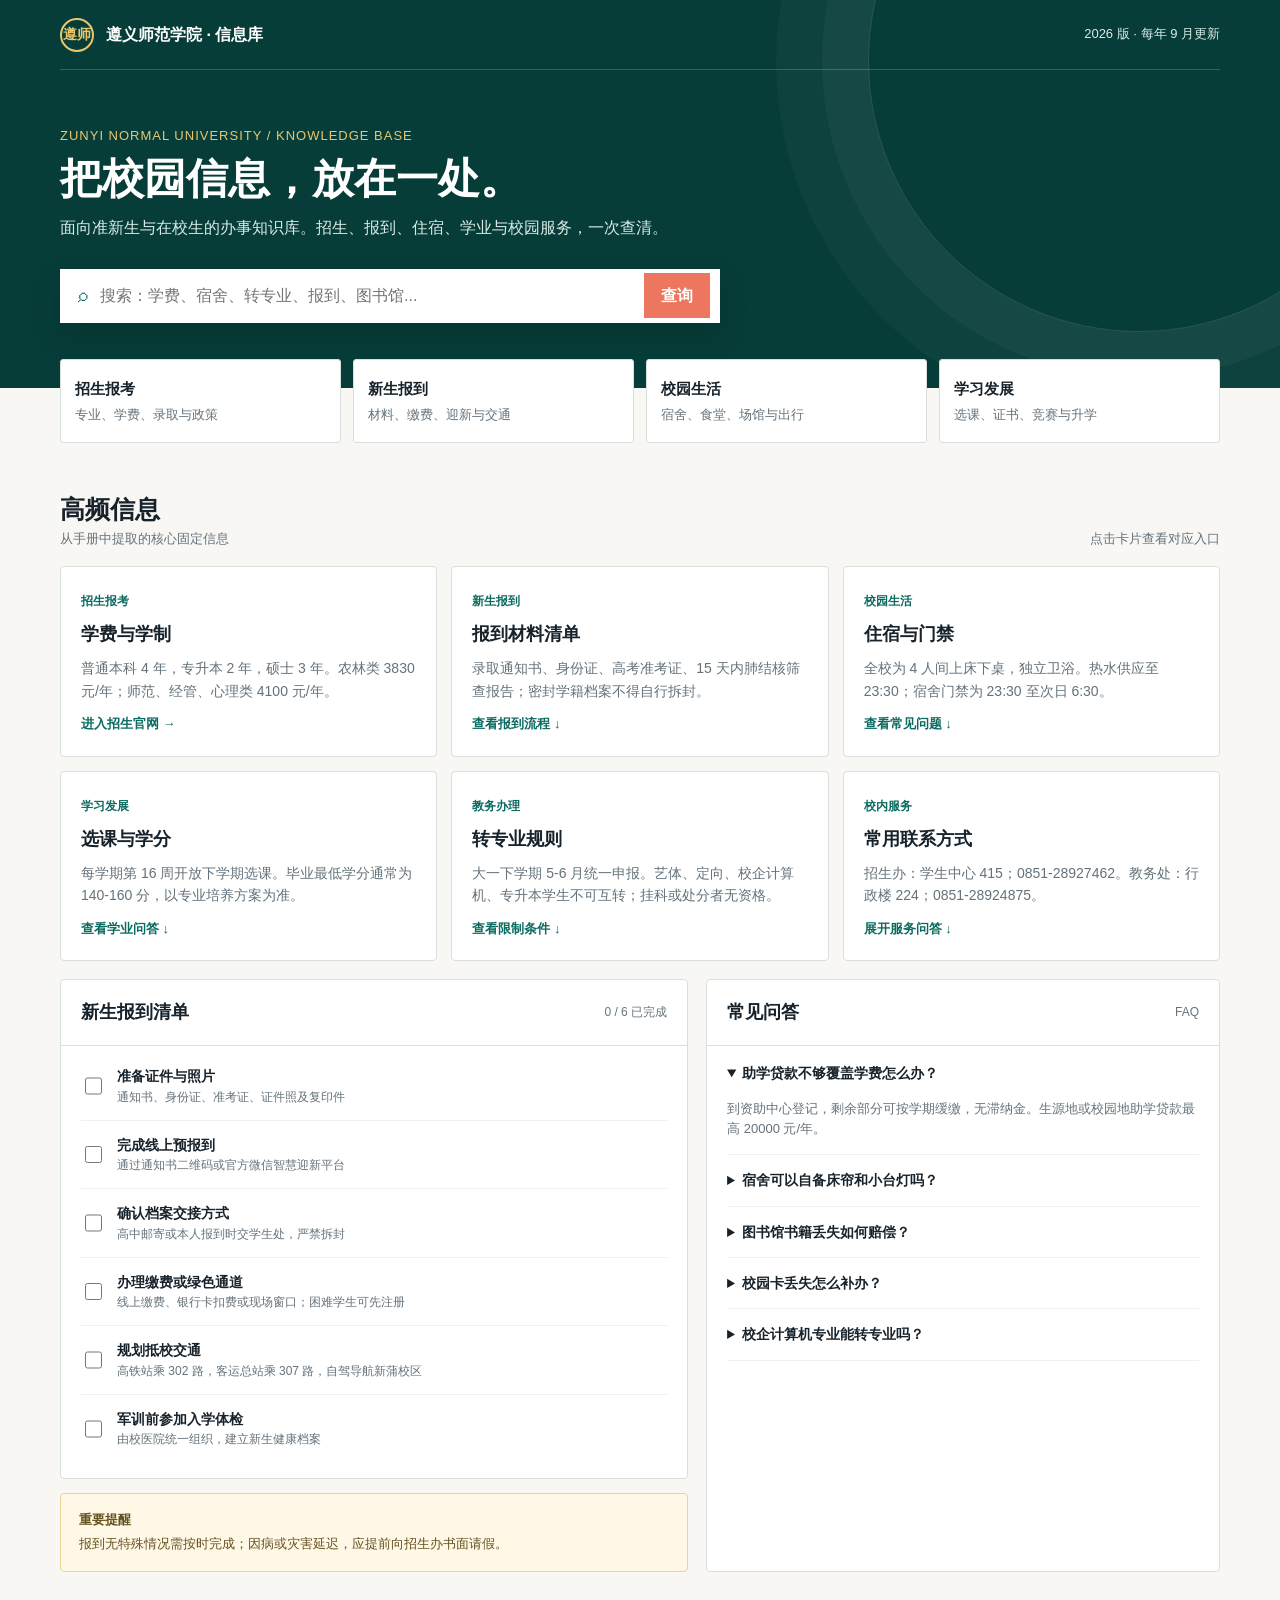
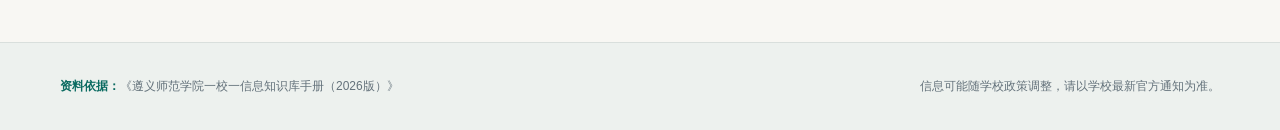
<file: index.html>
<!doctype html>
<html lang="zh-CN">
<head>
  <meta charset="UTF-8" />
  <meta name="viewport" content="width=device-width, initial-scale=1.0" />
  <title>遵义师范学院 | 一校一信息库</title>
  <style>
    :root { --ink:#17222b; --muted:#64727b; --paper:#f8f7f3; --line:#d9dfdc; --green:#0b6b61; --deep:#073d39; --coral:#ed765f; --gold:#e9b950; }
    *{box-sizing:border-box} body{margin:0;font-family:"Microsoft YaHei","PingFang SC",sans-serif;color:var(--ink);background:var(--paper);line-height:1.6} button,input{font:inherit}
    .top{background:var(--deep);color:#fff;min-height:370px;position:relative;overflow:hidden}.top:after{content:"";position:absolute;width:540px;height:540px;border:1px solid rgba(255,255,255,.13);border-radius:50%;right:-130px;top:-210px;box-shadow:0 0 0 46px rgba(255,255,255,.04),0 0 0 92px rgba(255,255,255,.025)}
    nav,.hero,main,.foot-inner{width:min(1160px,calc(100% - 40px));margin:auto;position:relative;z-index:1}nav{height:70px;display:flex;align-items:center;justify-content:space-between;border-bottom:1px solid rgba(255,255,255,.18)}.brand{display:flex;gap:12px;align-items:center;font-weight:700}.seal{width:34px;height:34px;border:2px solid #e9c66e;border-radius:50%;display:grid;place-items:center;font-size:14px;color:#e9c66e}.version{font-size:13px;color:#d9ebe7}
    .hero{padding:56px 0 65px}.eyebrow{font-size:13px;color:#e9c66e;letter-spacing:1px}.hero h1{font-family:Georgia,"Songti SC",serif;letter-spacing:0;margin:8px 0 12px;font-size:42px;line-height:1.15}.hero p{margin:0;max-width:650px;color:#d9ebe7}.search{margin-top:28px;background:#fff;display:flex;align-items:center;max-width:660px;height:54px;padding:0 10px 0 18px;box-shadow:0 12px 30px rgba(0,0,0,.15)}.search span{color:var(--green);font-size:19px}.search input{border:0;outline:0;flex:1;padding:0 12px;color:var(--ink);min-width:0}.search button{border:0;background:var(--coral);color:#fff;padding:10px 17px;cursor:pointer;font-weight:700}
    main{padding:32px 0 70px}.quick{display:grid;grid-template-columns:repeat(4,1fr);gap:12px;margin-top:-61px;position:relative;z-index:2}.quick button{border:1px solid var(--line);border-radius:3px;background:#fff;padding:17px 14px;text-align:left;cursor:pointer;transition:.2s;color:var(--ink)}.quick button:hover,.quick button.active{border-color:var(--green);background:#eef6f4;transform:translateY(-2px)}.quick strong{display:block;font-size:15px}.quick small{display:block;color:var(--muted);margin-top:3px}
    .section-head{display:flex;align-items:end;justify-content:space-between;margin:46px 0 16px}.section-head h2{margin:0;font-size:25px;letter-spacing:0}.section-head p{margin:0;color:var(--muted);font-size:13px}.cards{display:grid;grid-template-columns:repeat(3,1fr);gap:14px}.card{background:#fff;border:1px solid var(--line);padding:20px;min-height:185px;border-radius:4px}.tag{font-size:12px;font-weight:700;color:var(--green)}.card h3{margin:8px 0;font-size:18px;letter-spacing:0}.card p{font-size:14px;color:var(--muted);margin:0}.card a{display:inline-block;color:var(--green);font-size:13px;font-weight:700;margin-top:12px;text-decoration:none}
    .workspace{display:grid;grid-template-columns:1.1fr .9fr;gap:18px;margin-top:18px}.panel{background:#fff;border:1px solid var(--line);border-radius:4px}.panel-title{padding:18px 20px;border-bottom:1px solid var(--line);display:flex;justify-content:space-between;align-items:center}.panel-title h3{margin:0;font-size:18px}.count{font-size:12px;color:var(--muted)}.checklist{padding:6px 20px 15px}.check{display:flex;gap:12px;padding:13px 0;border-bottom:1px solid #eef0ee;cursor:pointer}.check:last-child{border:0}.check input{accent-color:var(--green);width:17px;flex:0 0 17px}.check b{display:block;font-size:14px}.check span{display:block;color:var(--muted);font-size:12px}.notice{background:#fff8e7;border:1px solid #eed396;border-radius:4px;padding:16px 18px;margin-top:14px;color:#64511e;font-size:13px}.notice b{display:block;margin-bottom:4px}
    .faq{padding:2px 20px 14px}.faq details{border-bottom:1px solid #edf0ee}.faq summary{padding:14px 0;cursor:pointer;font-weight:700;font-size:14px}.faq p{color:var(--muted);font-size:13px;margin:0 0 14px}.result{display:none;margin-top:30px}.result.show{display:block}.result-grid{display:grid;grid-template-columns:repeat(3,1fr);gap:12px}.result-item{padding:16px;background:#fff;border-left:3px solid var(--coral);font-size:14px}.hidden{display:none!important}
    footer{background:#edf1ee;border-top:1px solid var(--line);color:var(--muted);font-size:12px}.foot-inner{padding:22px 0;display:flex;justify-content:space-between;gap:16px}.source{color:var(--green);font-weight:700}
    @media(max-width:780px){.top{min-height:355px}.hero h1{font-size:31px}.quick{grid-template-columns:repeat(2,1fr)}.cards,.result-grid{grid-template-columns:1fr}.workspace{grid-template-columns:1fr}.section-head{align-items:start;gap:8px;flex-direction:column}.version{display:none}.foot-inner{display:block}.foot-inner p{margin:6px 0}}
  </style>
</head>
<body>
  <header class="top">
    <nav><div class="brand"><div class="seal">遵师</div><span>遵义师范学院 · 信息库</span></div><span class="version">2026 版 · 每年 9 月更新</span></nav>
    <div class="hero"><div class="eyebrow">ZUNYI NORMAL UNIVERSITY / KNOWLEDGE BASE</div><h1>把校园信息，放在一处。</h1><p>面向准新生与在校生的办事知识库。招生、报到、住宿、学业与校园服务，一次查清。</p><div class="search"><span>⌕</span><input id="search" type="search" placeholder="搜索：学费、宿舍、转专业、报到、图书馆..." /><button id="searchBtn">查询</button></div></div>
  </header>
  <main>
    <section class="quick" aria-label="快速入口">
      <button data-filter="招生"><strong>招生报考</strong><small>专业、学费、录取与政策</small></button>
      <button data-filter="报到"><strong>新生报到</strong><small>材料、缴费、迎新与交通</small></button>
      <button data-filter="校园"><strong>校园生活</strong><small>宿舍、食堂、场馆与出行</small></button>
      <button data-filter="学业"><strong>学习发展</strong><small>选课、证书、竞赛与升学</small></button>
    </section>
    <section id="info">
      <div class="section-head"><div><h2>高频信息</h2><p>从手册中提取的核心固定信息</p></div><p>点击卡片查看对应入口</p></div>
      <div class="cards" id="cards">
        <article class="card" data-tags="招生 学费 住宿费 专业"><span class="tag">招生报考</span><h3>学费与学制</h3><p>普通本科 4 年，专升本 2 年，硕士 3 年。农林类 3830 元/年；师范、经管、心理类 4100 元/年。</p><a href="https://www.zync.edu.cn/zsxx/" target="_blank" rel="noreferrer">进入招生官网 →</a></article>
        <article class="card" data-tags="报到 材料 迎新 档案"><span class="tag">新生报到</span><h3>报到材料清单</h3><p>录取通知书、身份证、高考准考证、15 天内肺结核筛查报告；密封学籍档案不得自行拆封。</p><a href="#checklist">查看报到流程 ↓</a></article>
        <article class="card" data-tags="校园 宿舍 热水 门禁"><span class="tag">校园生活</span><h3>住宿与门禁</h3><p>全校为 4 人间上床下桌，独立卫浴。热水供应至 23:30；宿舍门禁为 23:30 至次日 6:30。</p><a href="#faq">查看常见问题 ↓</a></article>
        <article class="card" data-tags="学业 选课 教务 喜鹊儿"><span class="tag">学习发展</span><h3>选课与学分</h3><p>每学期第 16 周开放下学期选课。毕业最低学分通常为 140-160 分，以专业培养方案为准。</p><a href="#faq">查看学业问答 ↓</a></article>
        <article class="card" data-tags="转专业 申请 教务"><span class="tag">教务办理</span><h3>转专业规则</h3><p>大一下学期 5-6 月统一申报。艺体、定向、校企计算机、专升本学生不可互转；挂科或处分者无资格。</p><a href="#faq">查看限制条件 ↓</a></article>
        <article class="card" data-tags="电话 联系 招生 教务 后勤"><span class="tag">校内服务</span><h3>常用联系方式</h3><p>招生办：学生中心 415；0851-28927462。教务处：行政楼 224；0851-28924875。</p><a href="#faq">展开服务问答 ↓</a></article>
      </div>
    </section>
    <section class="workspace">
      <div><div class="panel" id="checklist"><div class="panel-title"><h3>新生报到清单</h3><span class="count" id="progress">0 / 6 已完成</span></div><div class="checklist">
        <label class="check"><input type="checkbox"><div><b>准备证件与照片</b><span>通知书、身份证、准考证、证件照及复印件</span></div></label>
        <label class="check"><input type="checkbox"><div><b>完成线上预报到</b><span>通过通知书二维码或官方微信智慧迎新平台</span></div></label>
        <label class="check"><input type="checkbox"><div><b>确认档案交接方式</b><span>高中邮寄或本人报到时交学生处，严禁拆封</span></div></label>
        <label class="check"><input type="checkbox"><div><b>办理缴费或绿色通道</b><span>线上缴费、银行卡扣费或现场窗口；困难学生可先注册</span></div></label>
        <label class="check"><input type="checkbox"><div><b>规划抵校交通</b><span>高铁站乘 302 路，客运总站乘 307 路，自驾导航新蒲校区</span></div></label>
        <label class="check"><input type="checkbox"><div><b>军训前参加入学体检</b><span>由校医院统一组织，建立新生健康档案</span></div></label>
      </div></div><div class="notice"><b>重要提醒</b>报到无特殊情况需按时完成；因病或灾害延迟，应提前向招生办书面请假。</div></div>
      <div class="panel" id="faq"><div class="panel-title"><h3>常见问答</h3><span class="count">FAQ</span></div><div class="faq">
        <details open><summary>助学贷款不够覆盖学费怎么办？</summary><p>到资助中心登记，剩余部分可按学期缓缴，无滞纳金。生源地或校园地助学贷款最高 20000 元/年。</p></details>
        <details><summary>宿舍可以自备床帘和小台灯吗？</summary><p>床帘允许，但不得遮挡消防通道；LED 低压小台灯合规，大功率灯具禁止。</p></details>
        <details><summary>图书馆书籍丢失如何赔偿？</summary><p>按图书原价 2-5 倍赔偿，或自行购买同款新书归还。</p></details>
        <details><summary>校园卡丢失怎么补办？</summary><p>至西区崇雅楼或东区笃学楼卡务中心挂失，12 元工本费，次日领取新卡。</p></details>
        <details><summary>校企计算机专业能转专业吗？</summary><p>招生章程明确：计算机科学与技术（科大讯飞）入学后禁止转专业。</p></details>
      </div></div>
    </section>
    <section class="result" id="results"><div class="section-head"><div><h2>检索结果</h2><p id="resultHint"></p></div></div><div class="result-grid" id="resultGrid"></div></section>
  </main>
  <footer><div class="foot-inner"><p><span class="source">资料依据：</span>《遵义师范学院一校一信息知识库手册（2026版）》</p><p>信息可能随学校政策调整，请以学校最新官方通知为准。</p></div></footer>
  <script>
    const cards=[...document.querySelectorAll('.card')], search=document.querySelector('#search'), results=document.querySelector('#results'), grid=document.querySelector('#resultGrid'), hint=document.querySelector('#resultHint');
    const updateProgress=()=>{const n=[...document.querySelectorAll('.check input:checked')].length;document.querySelector('#progress').textContent=`${n} / 6 已完成`;localStorage.setItem('zync-checks',JSON.stringify([...document.querySelectorAll('.check input')].map(x=>x.checked)))};
    const saved=JSON.parse(localStorage.getItem('zync-checks')||'[]');document.querySelectorAll('.check input').forEach((x,i)=>{x.checked=!!saved[i];x.addEventListener('change',updateProgress)});updateProgress();
    function runSearch(value){const q=value.trim().toLowerCase();if(!q){results.classList.remove('show');cards.forEach(c=>c.classList.remove('hidden'));return}const matched=cards.filter(c=>(c.innerText+' '+c.dataset.tags).toLowerCase().includes(q));cards.forEach(c=>c.classList.toggle('hidden',!matched.includes(c)));grid.innerHTML=matched.length?matched.map(c=>`<div class="result-item"><b>${c.querySelector('h3').textContent}</b><br>${c.querySelector('p').textContent}</div>`).join(''):'<div class="result-item">没有找到直接匹配的信息。可尝试“学费”“报到”“宿舍”“转专业”等关键词。</div>';hint.textContent=`“${value}”的相关内容`;results.classList.add('show');document.querySelector('#info').scrollIntoView({behavior:'smooth',block:'start'})}
    document.querySelector('#searchBtn').onclick=()=>runSearch(search.value);search.addEventListener('keydown',e=>{if(e.key==='Enter')runSearch(search.value)});
    document.querySelectorAll('.quick button').forEach(b=>b.onclick=()=>{document.querySelectorAll('.quick button').forEach(x=>x.classList.remove('active'));b.classList.add('active');search.value=b.dataset.filter;runSearch(b.dataset.filter)});
  </script>
</body>
</html>
</file>
